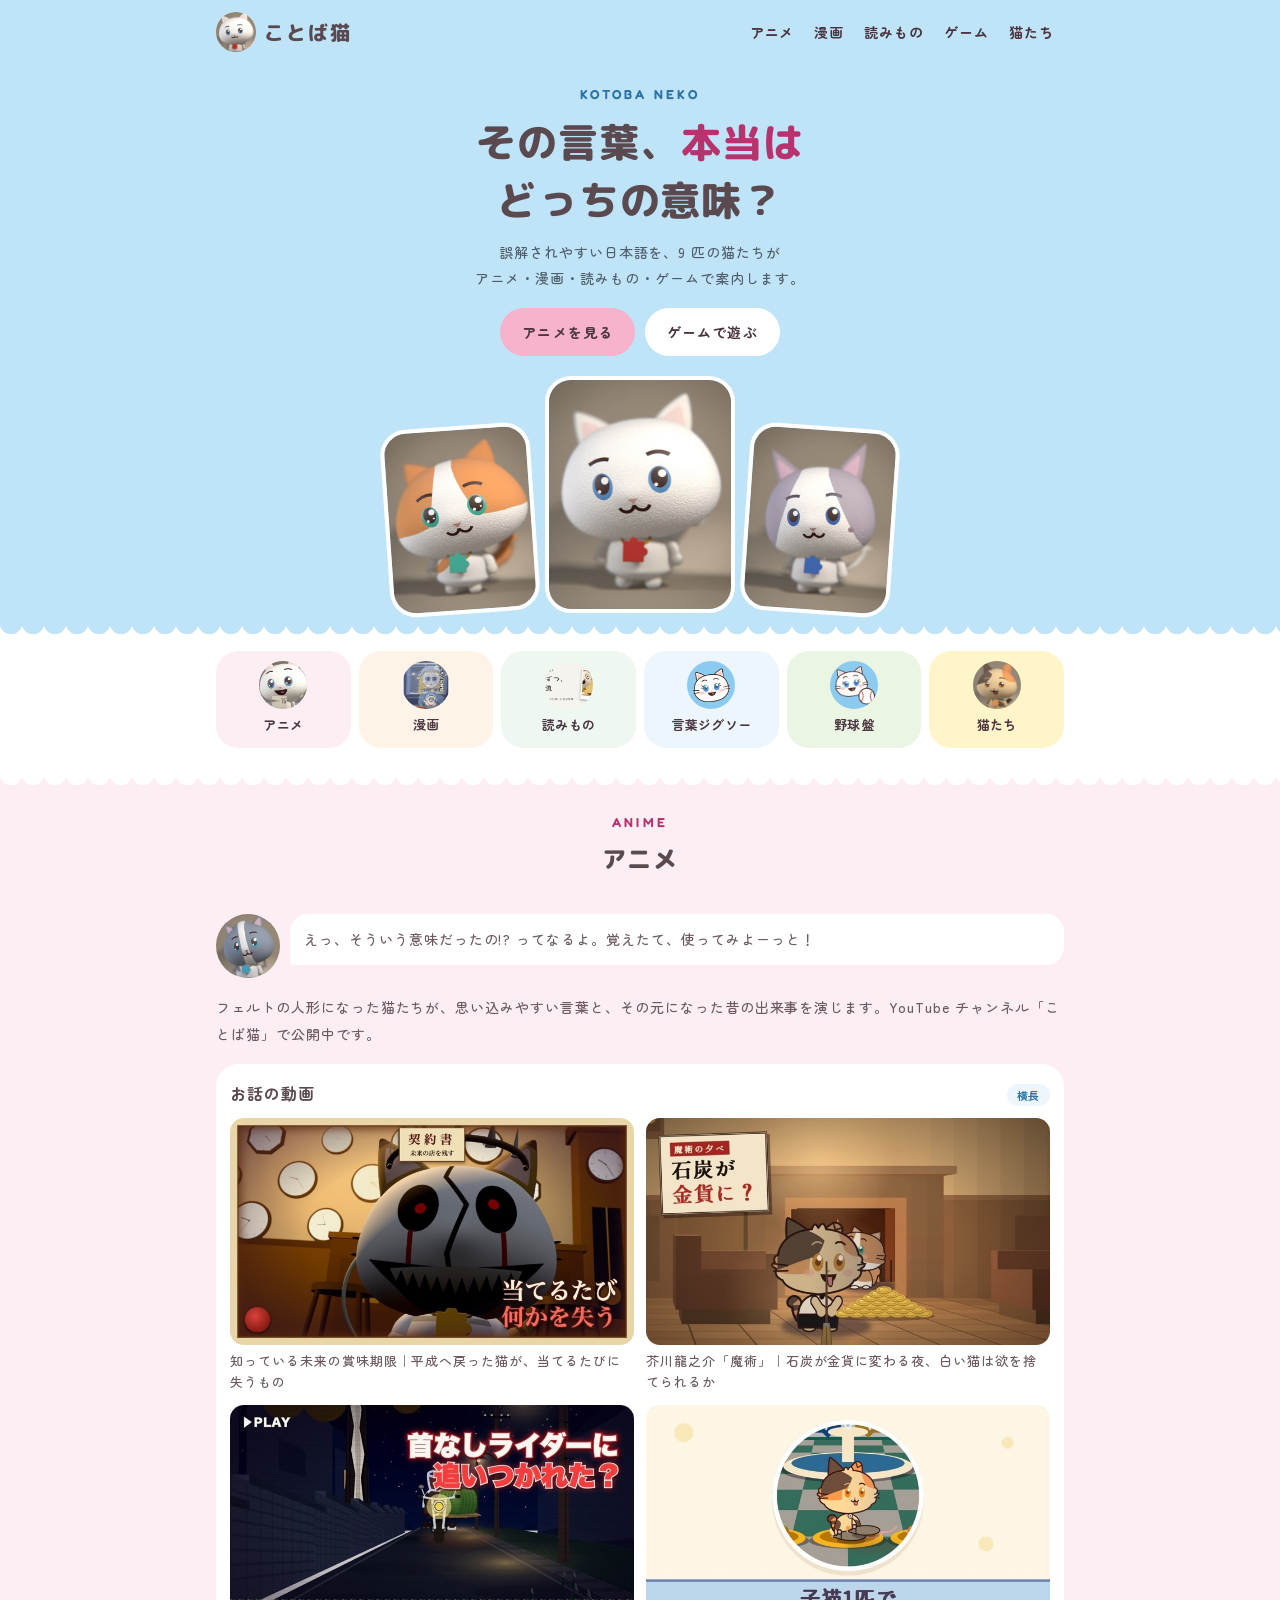
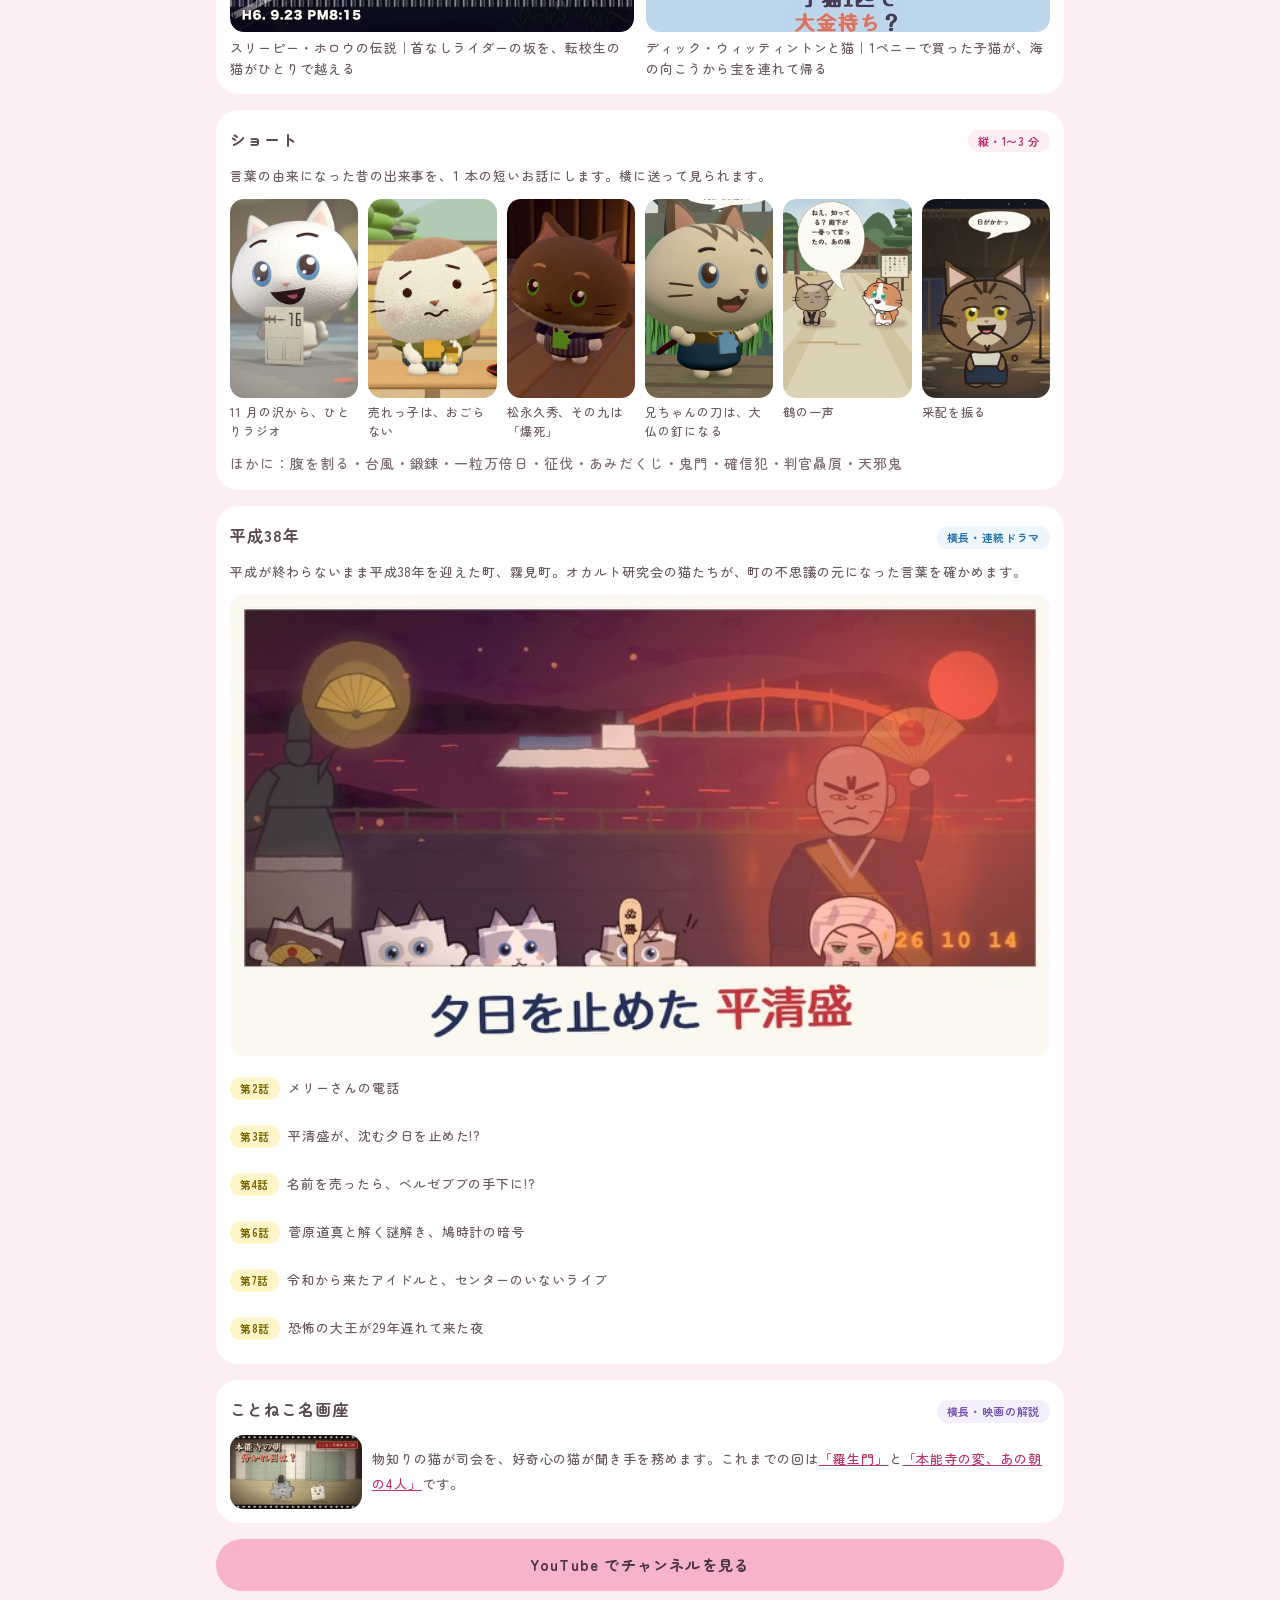
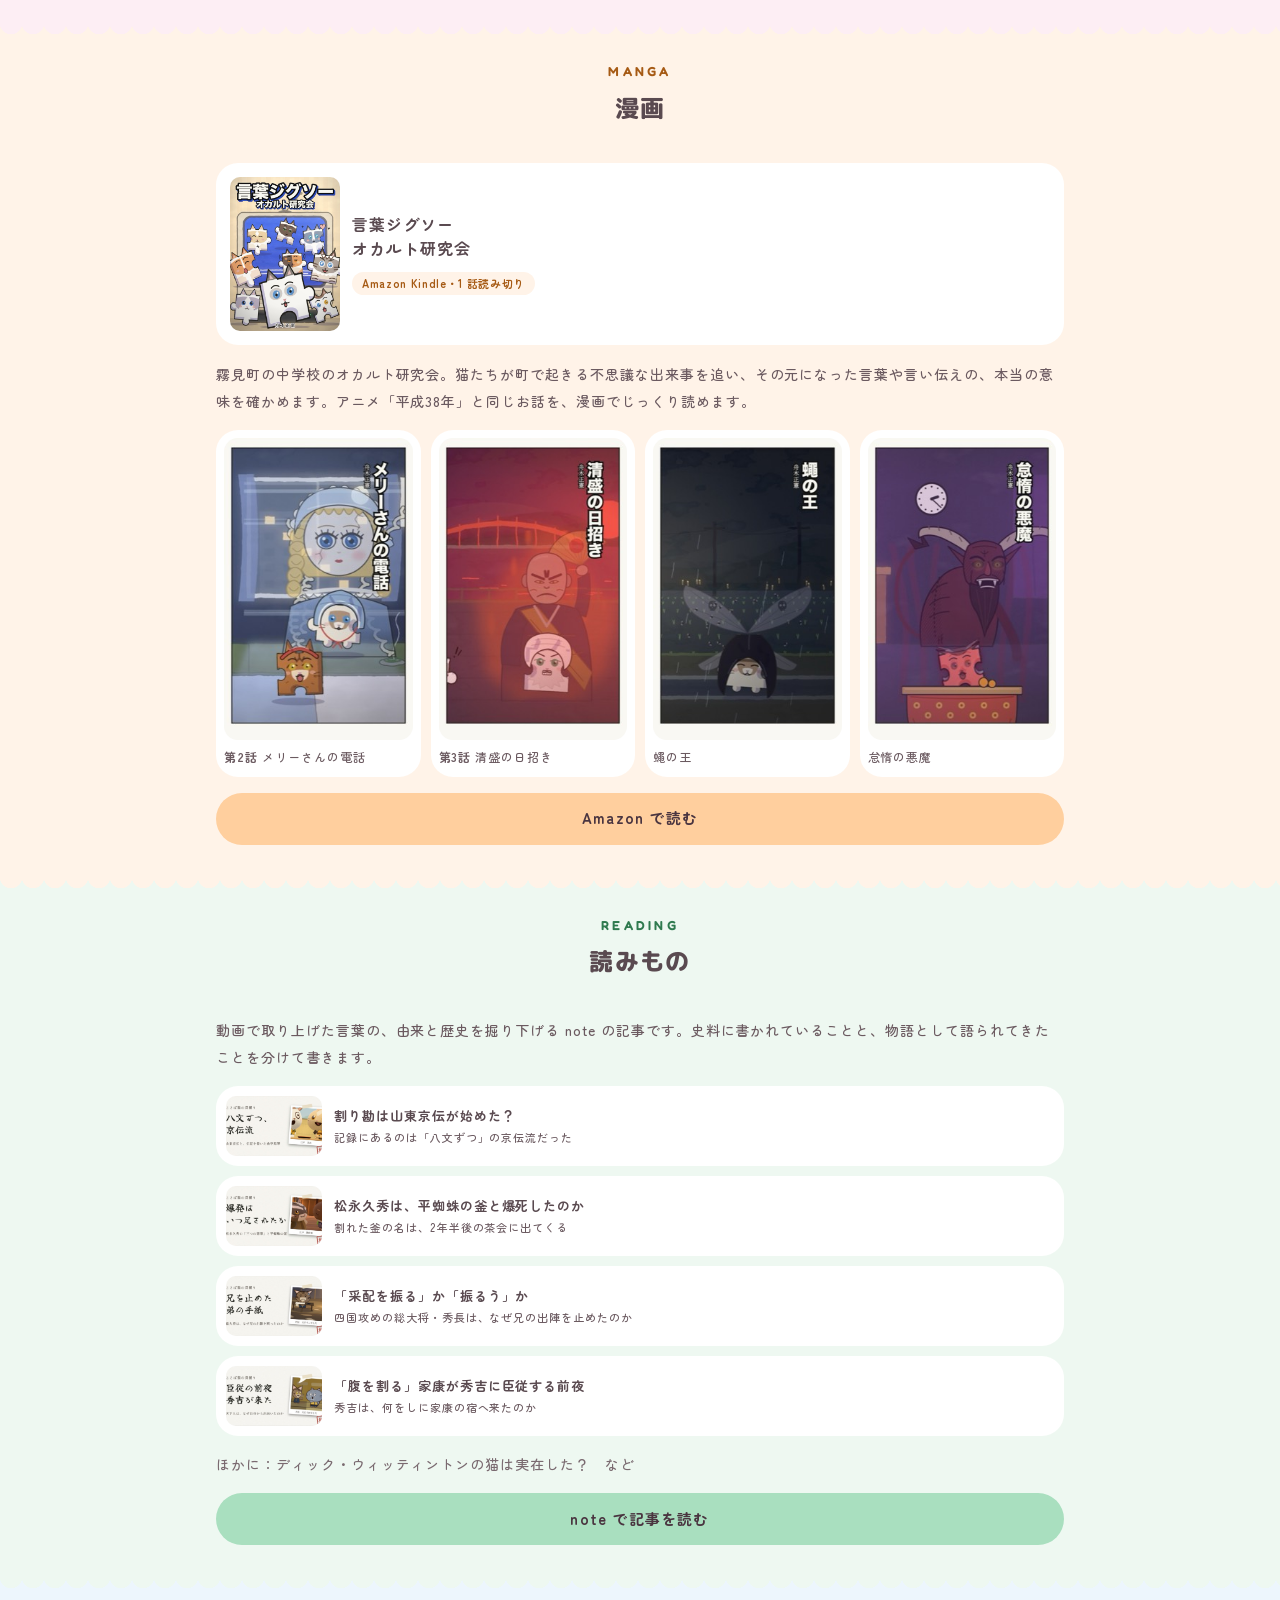
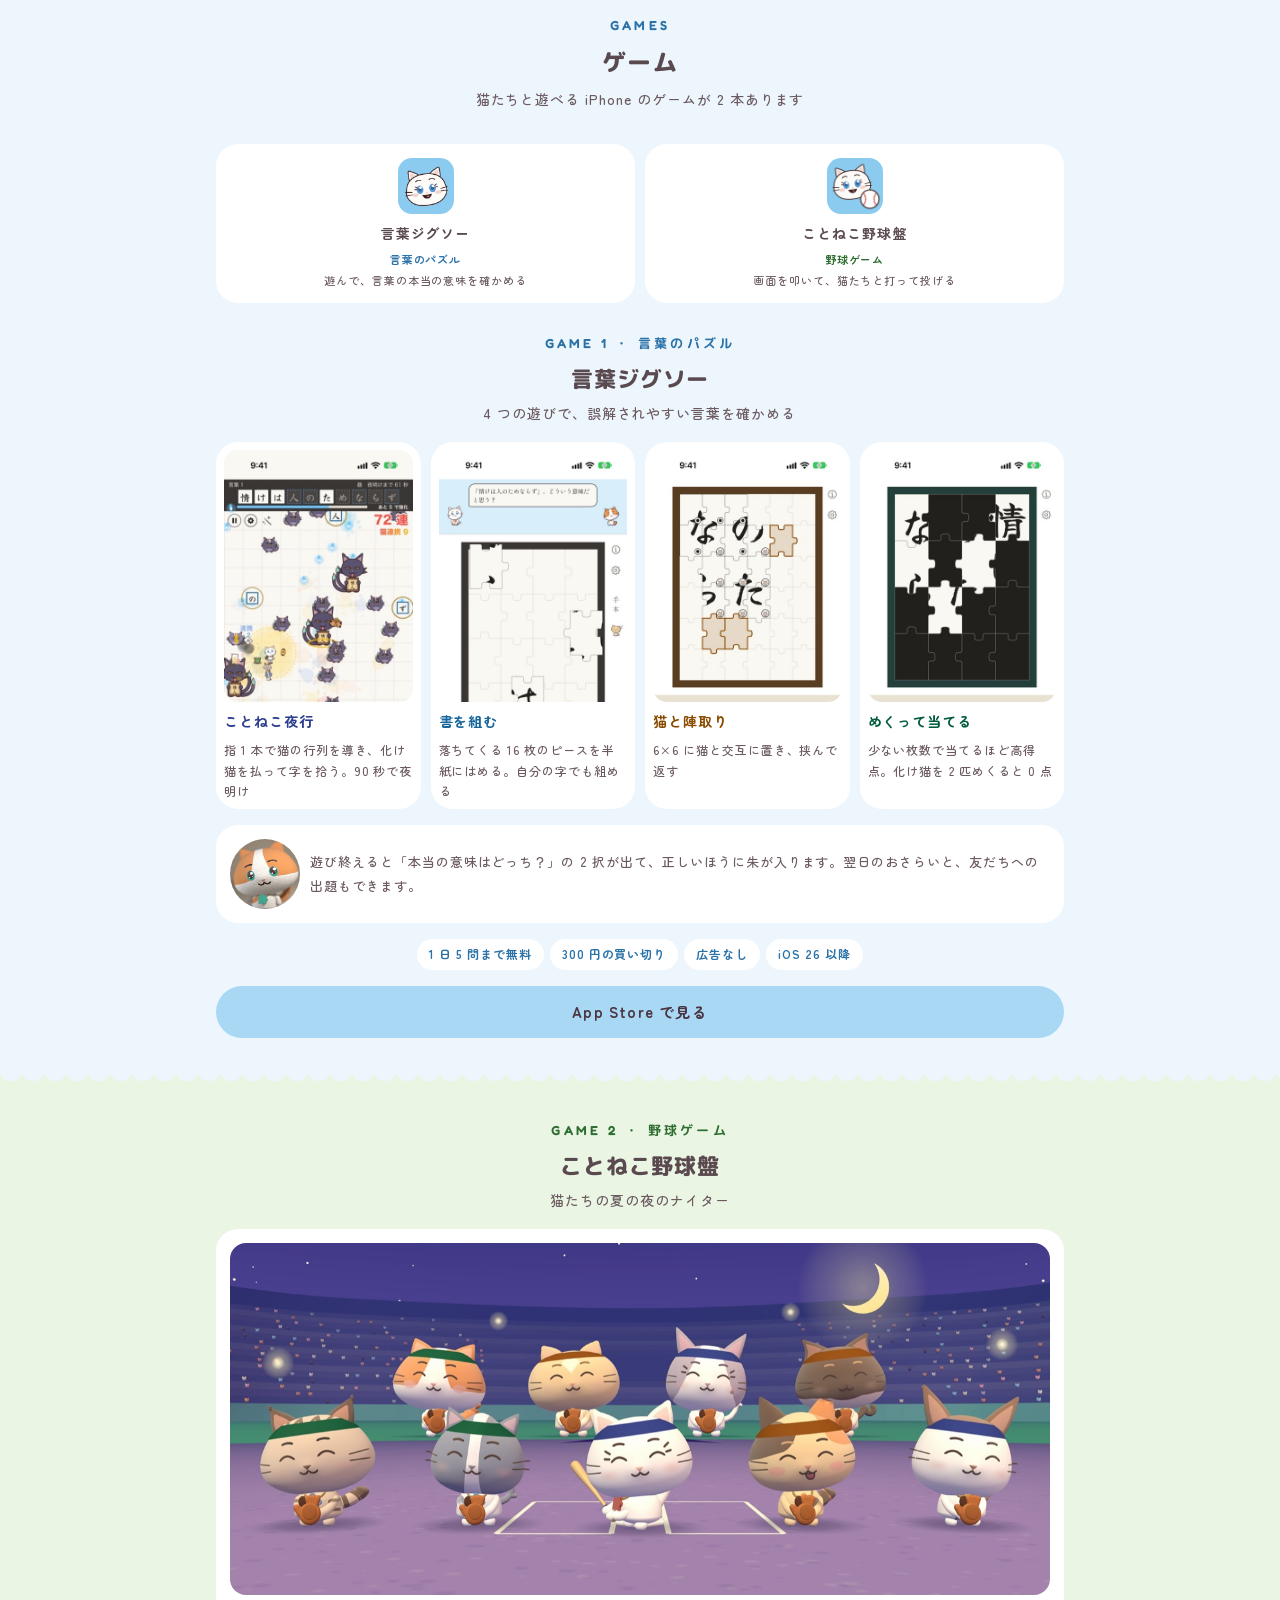
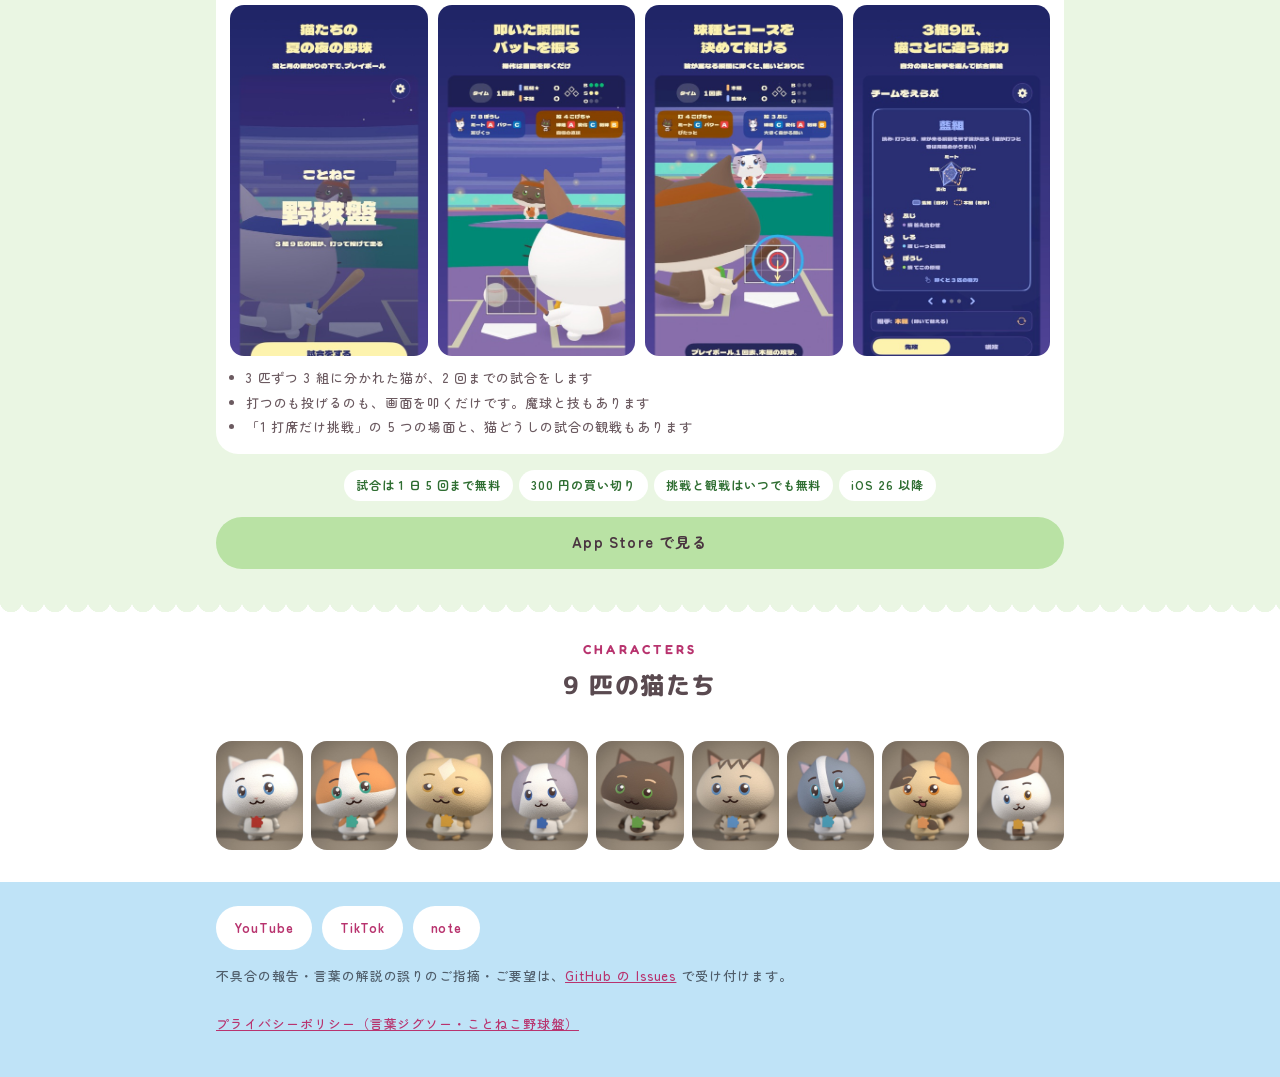
<file: index.html>
<!doctype html>
<html lang="ja">
<head>
  <meta charset="utf-8">
  <meta name="viewport" content="width=device-width, initial-scale=1">
  <title>ことば猫｜誤解されやすい日本語を、アニメ・漫画・記事・ゲームで</title>
  <meta name="description" content="誤解されやすい日本語の本当の意味と由来を、9 匹の猫が案内します。YouTube のアニメ、Kindle の漫画、note の記事と、iPhone のゲーム「言葉ジグソー」「ことねこ野球盤」の入口です。">
  <link rel="canonical" href="https://masanorifunaki.github.io/kotoba-jigsaw-hp/">
  <link rel="icon" href="images/favicon.png" type="image/png" sizes="96x96">
  <link rel="apple-touch-icon" href="images/apple-touch-icon.png">
  <meta property="og:type" content="website">
  <meta property="og:site_name" content="ことば猫">
  <meta property="og:title" content="ことば猫｜誤解されやすい日本語を、アニメ・漫画・記事・ゲームで">
  <meta property="og:description" content="誤解されやすい日本語の本当の意味と由来を、9 匹の猫が案内します。YouTube のアニメ、Kindle の漫画、note の記事と、iPhone のゲーム「言葉ジグソー」「ことねこ野球盤」の入口です。">
  <meta property="og:url" content="https://masanorifunaki.github.io/kotoba-jigsaw-hp/">
  <meta property="og:image" content="https://masanorifunaki.github.io/kotoba-jigsaw-hp/images/og-card.png">
  <meta property="og:image:width" content="1200">
  <meta property="og:image:height" content="630">
  <meta property="og:image:alt" content="「ことば猫」の題と、フェルトの人形になった 3 匹の猫">
  <meta property="og:locale" content="ja_JP">
  <meta name="twitter:card" content="summary_large_image">
  <meta name="theme-color" content="#bfe3f7">
  <script type="application/ld+json">
{
  "@context": "https://schema.org",
  "@graph": [
    {
      "@type": "WebSite",
      "@id": "https://masanorifunaki.github.io/kotoba-jigsaw-hp/#website",
      "name": "ことば猫",
      "url": "https://masanorifunaki.github.io/kotoba-jigsaw-hp/",
      "inLanguage": "ja",
      "publisher": { "@id": "https://masanorifunaki.github.io/kotoba-jigsaw-hp/#organization" }
    },
    {
      "@type": "Organization",
      "@id": "https://masanorifunaki.github.io/kotoba-jigsaw-hp/#organization",
      "name": "ことば猫",
      "url": "https://masanorifunaki.github.io/kotoba-jigsaw-hp/",
      "logo": "https://masanorifunaki.github.io/kotoba-jigsaw-hp/images/og-image.png",
      "sameAs": [
        "https://www.youtube.com/channel/UCcCaipKKBtuiueE1to55ylg",
        "https://www.tiktok.com/@kotoba_neko",
        "https://note.com/kotoba_neko"
      ]
    }
  ]
}
  </script>
  <script type="application/ld+json">
{
  "@context": "https://schema.org",
  "@type": "MobileApplication",
  "name": "言葉ジグソー",
  "description": "誤解されやすい日本語を、4 つの遊びで確かめる iPhone アプリ。遊び終えたら「本当の意味はどっち？」の 2 択で、正しい意味とよくある誤解を確かめます。1 日 5 問まで無料。",
  "operatingSystem": "iOS 26.0 以降",
  "applicationCategory": "EducationalApplication",
  "inLanguage": "ja",
  "url": "https://masanorifunaki.github.io/kotoba-jigsaw-hp/#jigsaw",
  "installUrl": "https://apps.apple.com/app/id6817150951",
  "image": "https://masanorifunaki.github.io/kotoba-jigsaw-hp/images/app/icon.png",
  "offers": {
    "@type": "Offer",
    "price": "0",
    "priceCurrency": "JPY"
  }
}
  </script>
  <script type="application/ld+json">
{
  "@context": "https://schema.org",
  "@type": "MobileApplication",
  "name": "ことねこ野球盤",
  "description": "猫たちの夏の夜のナイター。画面を叩いて打つ・投げる野球ゲーム。試合は 1 日 5 回まで無料。",
  "operatingSystem": "iOS 26.0 以降",
  "applicationCategory": "GameApplication",
  "inLanguage": "ja",
  "url": "https://masanorifunaki.github.io/kotoba-jigsaw-hp/#baseball",
  "installUrl": "https://apps.apple.com/app/id6828647928",
  "image": "https://masanorifunaki.github.io/kotoba-jigsaw-hp/images/baseball/header.jpg",
  "offers": {
    "@type": "Offer",
    "price": "0",
    "priceCurrency": "JPY"
  }
}
  </script>
  <link rel="preconnect" href="https://fonts.googleapis.com">
  <link rel="preconnect" href="https://fonts.gstatic.com" crossorigin>
  <link rel="stylesheet" href="https://fonts.googleapis.com/css2?family=Fredoka:wght@600&amp;family=M+PLUS+Rounded+1c:wght@800&amp;family=Zen+Maru+Gothic:wght@500;700&amp;display=swap">
  <link rel="stylesheet" href="home.css">
</head>
<body>

<header class="topbar">
  <div class="wrap">
    <a class="brand" href="#top"><img src="images/cats3d/cat-main.jpg" alt="" width="40" height="40">ことば猫</a>
    <nav class="topnav" aria-label="ページの中">
      <a href="#anime">アニメ</a><a href="#manga">漫画</a><a href="#note">読みもの</a><a href="#game">ゲーム</a><a href="#cats">猫たち</a>
    </nav>
    <button class="menu-button" type="button" aria-expanded="false" aria-controls="menu" aria-label="メニューを開く">
      <svg width="22" height="22" viewBox="0 0 24 24" fill="none" stroke="currentColor" stroke-width="2.4" stroke-linecap="round" aria-hidden="true"><path d="M4 7h16M4 12h16M4 17h16"/></svg>
    </button>
  </div>
  <nav class="menu" id="menu" aria-label="メニュー">
    <ul>
      <li><a href="#anime">アニメ</a></li>
      <li><a href="#manga">漫画</a></li>
      <li><a href="#note">読みもの</a></li>
      <li><a href="#game">ゲーム</a></li>
      <li><a href="#cats">猫たち</a></li>
      <li><a href="#contact">お問い合わせ</a></li>
      <li><a href="privacy.html">プライバシー</a></li>
    </ul>
  </nav>
</header>

<section class="hero" id="top" aria-labelledby="hero-title">
  <div class="wrap">
    <span class="label">KOTOBA NEKO</span>
    <h1 id="hero-title">その言葉、<em>本当は</em><br>どっちの意味？</h1>
    <p>誤解されやすい日本語を、9 匹の猫たちが<br>アニメ・漫画・読みもの・ゲームで案内します。</p>
    <div class="hero-actions">
      <a class="pill" href="#anime">アニメを見る</a>
      <a class="pill white" href="#game">ゲームで遊ぶ</a>
    </div>
    <div class="hero-cats">
      <img src="images/cats3d/cat-01.jpg" alt="" width="480" height="600">
      <img src="images/cats3d/cat-main.jpg" alt="フェルトの人形になった、ことば猫の白い子猫" width="480" height="600" fetchpriority="high">
      <img src="images/cats3d/cat-03.jpg" alt="" width="480" height="600">
    </div>
  </div>
</section>
<div class="wave" style="--prev: var(--sky); --next: #fff;" aria-hidden="true"></div>

<nav class="doors" aria-label="入口">
  <div class="wrap">
    <ul>
      <li><a href="#anime" style="background: var(--pink-band);"><img src="images/short-sawa-radio.jpg" alt="">アニメ</a></li>
      <li><a href="#manga" style="background: var(--orange-band);"><img src="images/manga-04-mary-san.jpg" alt="">漫画</a></li>
      <li><a href="#note" style="background: var(--green-band);"><img src="images/note-kyoden.jpg" alt="">読みもの</a></li>
      <li><a href="#jigsaw" style="background: var(--blue-band);"><img src="images/app/icon.png" alt="">言葉ジグソー</a></li>
      <li><a href="#baseball" style="background: var(--grass-band);"><img src="images/baseball/icon.png" alt="">野球盤</a></li>
      <li><a href="#cats" style="background: var(--yellow-chip);"><img src="images/cats3d/cat-07.jpg" alt="">猫たち</a></li>
    </ul>
  </div>
</nav>

<main>
  <div class="wave" style="--prev: #fff; --next: var(--pink-band);" aria-hidden="true"></div>
  <section class="band" id="anime" style="background: var(--pink-band);" aria-labelledby="anime-title">
    <div class="wrap">
      <div class="section-head"><span class="label" style="color: var(--pink-text);">ANIME</span><h2 id="anime-title">アニメ</h2></div>
      <div class="speech">
        <img src="images/cats3d/cat-06.jpg" alt="" width="64" height="64">
        <p>えっ、そういう意味だったの!? ってなるよ。覚えたて、使ってみよーっと！</p>
      </div>
      <p>フェルトの人形になった猫たちが、思い込みやすい言葉と、その元になった昔の出来事を演じます。YouTube チャンネル「ことば猫」で公開中です。</p>

      <div class="card">
        <div class="card-head"><h3>お話の動画</h3><span class="chip sky">横長</span></div>
        <div class="newest">
          <a class="video-link" href="https://www.youtube.com/watch?v=JCyS3Ck_kB8"><img class="thumb" src="images/wide-mirai.jpg" alt="「知っている未来の賞味期限」のサムネイル" width="720" height="405" loading="lazy"><span>知っている未来の賞味期限｜平成へ戻った猫が、当てるたびに失うもの</span></a>
          <a class="video-link" href="https://www.youtube.com/watch?v=I3hALzNBvPg"><img class="thumb" src="images/wide-majutsu.jpg" alt="「魔術」のサムネイル" width="720" height="405" loading="lazy"><span>芥川龍之介「魔術」｜石炭が金貨に変わる夜、白い猫は欲を捨てられるか</span></a>
          <a class="video-link" href="https://www.youtube.com/watch?v=3ML1DjxGrI4"><img class="thumb" src="images/wide-sleepy.jpg" alt="「スリーピー・ホロウの伝説」のサムネイル" width="720" height="405" loading="lazy"><span>スリーピー・ホロウの伝説｜首なしライダーの坂を、転校生の猫がひとりで越える</span></a>
          <a class="video-link" href="https://www.youtube.com/watch?v=m-SnKRZC7eM"><img class="thumb" src="images/wide-dick.jpg" alt="「ディック・ウィッティントンと猫」のサムネイル" width="720" height="405" loading="lazy"><span>ディック・ウィッティントンと猫｜1ペニーで買った子猫が、海の向こうから宝を連れて帰る</span></a>
        </div>
      </div>

      <div class="card">
        <div class="card-head"><h3>ショート</h3><span class="chip pink">縦・1〜3 分</span></div>
        <p style="font-size: 13px;">言葉の由来になった昔の出来事を、1 本の短いお話にします。横に送って見られます。</p>
        <ul class="scroller shorts">
          <li><a class="video-link" href="https://www.youtube.com/shorts/jBWt1eApxcM"><img class="thumb" src="images/short-sawa-radio.jpg" alt="" width="360" height="640" loading="lazy"><span>11 月の沢から、ひとりラジオ</span></a></li>
          <li><a class="video-link" href="https://www.youtube.com/shorts/LG9Jjmm2X9I"><img class="thumb" src="images/short-kyoden.jpg" alt="" width="360" height="640" loading="lazy"><span>売れっ子は、おごらない</span></a></li>
          <li><a class="video-link" href="https://www.youtube.com/shorts/R1BflO7-R9k"><img class="thumb" src="images/short-hisahide.jpg" alt="" width="360" height="640" loading="lazy"><span>松永久秀、その九は「爆死」</span></a></li>
          <li><a class="video-link" href="https://www.youtube.com/shorts/4ygTbopTHyA"><img class="thumb" src="images/short-katanagari.jpg" alt="" width="360" height="640" loading="lazy"><span>兄ちゃんの刀は、大仏の釘になる</span></a></li>
          <li><a class="video-link" href="https://www.youtube.com/shorts/q73LYcgSKP8"><img class="thumb" src="images/short-tsuru.jpg" alt="" width="360" height="640" loading="lazy"><span>鶴の一声</span></a></li>
          <li><a class="video-link" href="https://www.youtube.com/shorts/igGiWule9tA"><img class="thumb" src="images/short-saihai.jpg" alt="" width="360" height="640" loading="lazy"><span>采配を振る</span></a></li>
        </ul>
        <p class="more">ほかに：腹を割る・台風・鍛錬・一粒万倍日・征伐・あみだくじ・鬼門・確信犯・判官贔屓・天邪鬼</p>
      </div>

      <div class="card">
        <div class="card-head"><h3>平成38年</h3><span class="chip sky">横長・連続ドラマ</span></div>
        <p style="font-size: 13px;">平成が終わらないまま平成38年を迎えた町、霧見町。オカルト研究会の猫たちが、町の不思議の元になった言葉を確かめます。</p>
        <img class="thumb" src="images/wide-himaneki.jpg" alt="第3話「平清盛が、沈む夕日を止めた!?」のサムネイル" width="640" height="360" loading="lazy" style="aspect-ratio: 16 / 9;">
        <ol class="episodes">
          <li><a href="https://www.youtube.com/watch?v=uZ58c7HQZHA"><span class="chip yellow">第2話</span>メリーさんの電話</a></li>
          <li><a href="https://www.youtube.com/watch?v=Sfx8o3UfQMg"><span class="chip yellow">第3話</span>平清盛が、沈む夕日を止めた!?</a></li>
          <li><a href="https://www.youtube.com/watch?v=02mYmiAN79E"><span class="chip yellow">第4話</span>名前を売ったら、ベルゼブブの手下に!?</a></li>
          <li><a href="https://www.youtube.com/watch?v=tpQ1LTkLWMI"><span class="chip yellow">第6話</span>菅原道真と解く謎解き、鳩時計の暗号</a></li>
          <li><a href="https://www.youtube.com/watch?v=XqruiNjTGiU"><span class="chip yellow">第7話</span>令和から来たアイドルと、センターのいないライブ</a></li>
          <li><a href="https://www.youtube.com/watch?v=xxGMM3DazK4"><span class="chip yellow">第8話</span>恐怖の大王が29年遅れて来た夜</a></li>
        </ol>
      </div>

      <div class="card">
        <div class="card-head"><h3>ことねこ名画座</h3><span class="chip violet">横長・映画の解説</span></div>
        <div class="theater">
          <img class="thumb" src="images/wide-honnoji.jpg" alt="「本能寺の変、あの朝の4人」のサムネイル" width="640" height="360" loading="lazy">
          <p style="font-size: 13px;">物知りの猫が司会を、好奇心の猫が聞き手を務めます。これまでの回は<a href="https://www.youtube.com/watch?v=NAGvzRkMSwI">「羅生門」</a>と<a href="https://www.youtube.com/watch?v=SQlh1JyTUpI">「本能寺の変、あの朝の4人」</a>です。</p>
        </div>
      </div>
      <a class="pill" href="https://www.youtube.com/channel/UCcCaipKKBtuiueE1to55ylg/">YouTube でチャンネルを見る</a>
    </div>
  </section>

  <div class="wave" style="--prev: var(--pink-band); --next: var(--orange-band);" aria-hidden="true"></div>
  <section class="band" id="manga" style="background: var(--orange-band);" aria-labelledby="manga-title">
    <div class="wrap">
      <div class="section-head"><span class="label" style="color: var(--orange-text);">MANGA</span><h2 id="manga-title">漫画</h2></div>
      <div class="card series">
        <img src="images/manga-series.jpg" alt="「言葉ジグソー オカルト研究会」の表紙" width="400" height="560" loading="lazy">
        <div>
          <h3>言葉ジグソー<br>オカルト研究会</h3>
          <span class="chip orange">Amazon Kindle・1 話読み切り</span>
        </div>
      </div>
      <p>霧見町の中学校のオカルト研究会。猫たちが町で起きる不思議な出来事を追い、その元になった言葉や言い伝えの、本当の意味を確かめます。アニメ「平成38年」と同じお話を、漫画でじっくり読めます。</p>
      <ul class="covers">
        <li><img class="thumb" src="images/manga-04-mary-san.jpg" alt="「メリーさんの電話」の表紙" width="262" height="420" loading="lazy"><b>第2話</b> メリーさんの電話</li>
        <li><img class="thumb" src="images/manga-05-himaneki.jpg" alt="「清盛の日招き」の表紙" width="262" height="420" loading="lazy"><b>第3話</b> 清盛の日招き</li>
        <li><img class="thumb" src="images/manga-06-haenoou.jpg" alt="「蠅の王」の表紙" width="262" height="420" loading="lazy">蠅の王</li>
        <li><img class="thumb" src="images/manga-07-taida.jpg" alt="「怠惰の悪魔」の表紙" width="262" height="420" loading="lazy">怠惰の悪魔</li>
      </ul>
      <a class="pill orange" href="https://www.amazon.co.jp/dp/B0HMS8MT1W">Amazon で読む</a>
    </div>
  </section>

  <div class="wave" style="--prev: var(--orange-band); --next: var(--green-band);" aria-hidden="true"></div>
  <section class="band" id="note" style="background: var(--green-band);" aria-labelledby="note-title">
    <div class="wrap">
      <div class="section-head"><span class="label" style="color: var(--green-text);">READING</span><h2 id="note-title">読みもの</h2></div>
      <p>動画で取り上げた言葉の、由来と歴史を掘り下げる note の記事です。史料に書かれていることと、物語として語られてきたことを分けて書きます。</p>
      <ul class="articles">
        <li><a href="https://note.com/kotoba_neko/n/n56f1cdba7035"><img src="images/note-kyoden.jpg" alt="" width="720" height="376" loading="lazy"><span><b>割り勘は山東京伝が始めた？</b><small>記録にあるのは「八文ずつ」の京伝流だった</small></span></a></li>
        <li><a href="https://note.com/kotoba_neko/n/n23f6aef1e774"><img src="images/note-hisahide.jpg" alt="" width="720" height="376" loading="lazy"><span><b>松永久秀は、平蜘蛛の釜と爆死したのか</b><small>割れた釜の名は、2年半後の茶会に出てくる</small></span></a></li>
        <li><a href="https://note.com/kotoba_neko/n/n02be2c65ac22"><img src="images/note-saihai.jpg" alt="" width="720" height="376" loading="lazy"><span><b>「采配を振る」か「振るう」か</b><small>四国攻めの総大将・秀長は、なぜ兄の出陣を止めたのか</small></span></a></li>
        <li><a href="https://note.com/kotoba_neko/n/n483d8af0b933"><img src="images/note-harawaru.jpg" alt="" width="720" height="376" loading="lazy"><span><b>「腹を割る」家康が秀吉に臣従する前夜</b><small>秀吉は、何をしに家康の宿へ来たのか</small></span></a></li>
      </ul>
      <p class="more">ほかに：ディック・ウィッティントンの猫は実在した？　など</p>
      <a class="pill green" href="https://note.com/kotoba_neko">note で記事を読む</a>
    </div>
  </section>

  <div class="wave" style="--prev: var(--green-band); --next: var(--blue-band);" aria-hidden="true"></div>
  <section class="band" id="game" style="background: var(--blue-band);" aria-labelledby="game-title">
    <div class="wrap">
      <div class="section-head"><span class="label">GAMES</span><h2 id="game-title">ゲーム</h2><p>猫たちと遊べる iPhone のゲームが 2 本あります</p></div>
      <ul class="game-pick">
        <li><a href="#jigsaw"><img src="images/app/icon.png" alt="" width="56" height="56"><b>言葉ジグソー</b><small style="color: var(--sky-text);">言葉のパズル</small><span>遊んで、言葉の本当の意味を確かめる</span></a></li>
        <li><a href="#baseball"><img src="images/baseball/icon.png" alt="" width="56" height="56"><b>ことねこ野球盤</b><small style="color: var(--grass-text);">野球ゲーム</small><span>画面を叩いて、猫たちと打って投げる</span></a></li>
      </ul>
      <div class="section-head game-head" id="jigsaw"><span class="label">GAME 1 ・ 言葉のパズル</span><h3>言葉ジグソー</h3><p>4 つの遊びで、誤解されやすい言葉を確かめる</p></div>
      <ul class="modes">
        <li><img class="thumb" src="images/app/yako.jpg" alt="ことねこ夜行の画面" width="420" height="913" loading="lazy"><b style="color: #2c3d8f;">ことねこ夜行</b><span>指 1 本で猫の行列を導き、化け猫を払って字を拾う。90 秒で夜明け</span></li>
        <li><img class="thumb" src="images/app/assemble.jpg" alt="書を組むの画面" width="420" height="913" loading="lazy"><b style="color: #17669c;">書を組む</b><span>落ちてくる 16 枚のピースを半紙にはめる。自分の字でも組める</span></li>
        <li><img class="thumb" src="images/app/jintori.jpg" alt="猫と陣取りの画面" width="420" height="913" loading="lazy"><b style="color: #8a4b00;">猫と陣取り</b><span>6×6 に猫と交互に置き、挟んで返す</span></li>
        <li><img class="thumb" src="images/app/mekuru.jpg" alt="めくって当てるの画面" width="420" height="913" loading="lazy"><b style="color: #005c3d;">めくって当てる</b><span>少ない枚数で当てるほど高得点。化け猫を 2 匹めくると 0 点</span></li>
      </ul>
      <div class="card after">
        <img src="images/cats3d/cat-01.jpg" alt="" width="70" height="70" loading="lazy">
        <p>遊び終えると「本当の意味はどっち？」の 2 択が出て、正しいほうに朱が入ります。翌日のおさらいと、友だちへの出題もできます。</p>
      </div>
      <ul class="facts">
        <li>1 日 5 問まで無料</li>
        <li>300 円の買い切り</li>
        <li>広告なし</li>
        <li>iOS 26 以降</li>
      </ul>
      <a class="pill sky" href="https://apps.apple.com/app/apple-store/id6817150951?pt=129529632&amp;ct=hp&amp;mt=8">App Store で見る</a>
    </div>
  </section>

  <div class="wave" style="--prev: var(--blue-band); --next: var(--grass-band);" aria-hidden="true"></div>
  <section class="band" id="baseball" style="background: var(--grass-band);" aria-labelledby="baseball-title">
    <div class="wrap">
      <div class="section-head game-head"><span class="label" style="color: var(--grass-text);">GAME 2 ・ 野球ゲーム</span><h3 id="baseball-title">ことねこ野球盤</h3><p>猫たちの夏の夜のナイター</p></div>
      <div class="card">
        <img class="game-hero" src="images/baseball/header.jpg" alt="夜の球場に並ぶ 9 匹の猫" width="1280" height="549" loading="lazy">
        <ul class="scroller shots">
          <li><img class="thumb" src="images/baseball/shot-title.jpg" alt="タイトルの画面" width="420" height="913" loading="lazy"></li>
          <li><img class="thumb" src="images/baseball/shot-batting.jpg" alt="打つ画面" width="420" height="913" loading="lazy"></li>
          <li><img class="thumb" src="images/baseball/shot-pitching.jpg" alt="投げる画面" width="420" height="913" loading="lazy"></li>
          <li><img class="thumb" src="images/baseball/shot-teams.jpg" alt="組を選ぶ画面" width="420" height="913" loading="lazy"></li>
        </ul>
        <ul class="points">
          <li>3 匹ずつ 3 組に分かれた猫が、2 回までの試合をします</li>
          <li>打つのも投げるのも、画面を叩くだけです。魔球と技もあります</li>
          <li>「1 打席だけ挑戦」の 5 つの場面と、猫どうしの試合の観戦もあります</li>
        </ul>
      </div>
      <ul class="facts">
        <li style="color: var(--grass-text);">試合は 1 日 5 回まで無料</li>
        <li style="color: var(--grass-text);">300 円の買い切り</li>
        <li style="color: var(--grass-text);">挑戦と観戦はいつでも無料</li>
        <li style="color: var(--grass-text);">iOS 26 以降</li>
      </ul>
      <a class="pill grass" href="https://apps.apple.com/app/apple-store/id6828647928?pt=129529632&amp;ct=hp&amp;mt=8">App Store で見る</a>
    </div>
  </section>

  <div class="wave" style="--prev: var(--grass-band); --next: #fff;" aria-hidden="true"></div>
  <section class="band" id="cats" aria-labelledby="cats-title">
    <div class="wrap">
      <div class="section-head"><span class="label" style="color: var(--pink-text);">CHARACTERS</span><h2 id="cats-title">9 匹の猫たち</h2></div>
      <ul class="cats">
        <li><img src="images/cats3d/cat-main.jpg" alt="" width="480" height="600" loading="lazy"></li>
        <li><img src="images/cats3d/cat-01.jpg" alt="" width="480" height="600" loading="lazy"></li>
        <li><img src="images/cats3d/cat-02.jpg" alt="" width="480" height="600" loading="lazy"></li>
        <li><img src="images/cats3d/cat-03.jpg" alt="" width="480" height="600" loading="lazy"></li>
        <li><img src="images/cats3d/cat-04.jpg" alt="" width="480" height="600" loading="lazy"></li>
        <li><img src="images/cats3d/cat-05.jpg" alt="" width="480" height="600" loading="lazy"></li>
        <li><img src="images/cats3d/cat-06.jpg" alt="" width="480" height="600" loading="lazy"></li>
        <li><img src="images/cats3d/cat-07.jpg" alt="" width="480" height="600" loading="lazy"></li>
        <li><img src="images/cats3d/cat-08.jpg" alt="" width="480" height="600" loading="lazy"></li>
      </ul>
    </div>
  </section>
</main>

<footer class="foot" id="contact">
  <div class="wrap">
    <ul class="sns">
      <li><a href="https://www.youtube.com/channel/UCcCaipKKBtuiueE1to55ylg/">YouTube</a></li>
      <li><a href="https://www.tiktok.com/@kotoba_neko">TikTok</a></li>
      <li><a href="https://note.com/kotoba_neko">note</a></li>
    </ul>
    <p>不具合の報告・言葉の解説の誤りのご指摘・ご要望は、<a href="https://github.com/masanorifunaki/kotoba-jigsaw-hp/issues">GitHub の Issues</a> で受け付けます。</p>
    <p class="foot-links"><a href="privacy.html">プライバシーポリシー（言葉ジグソー・ことねこ野球盤）</a></p>
  </div>
</footer>

<script>
(function () {
  const button = document.querySelector(".menu-button");
  const menu = document.getElementById("menu");
  function setOpen(open) {
    button.setAttribute("aria-expanded", String(open));
    button.setAttribute("aria-label", open ? "メニューを閉じる" : "メニューを開く");
    menu.classList.toggle("is-open", open);
  }
  button.addEventListener("click", function () {
    setOpen(button.getAttribute("aria-expanded") !== "true");
  });
  menu.addEventListener("click", function (event) {
    if (event.target.closest("a")) {
      setOpen(false);
    }
  });
})();
</script>
</body>
</html>
</file>
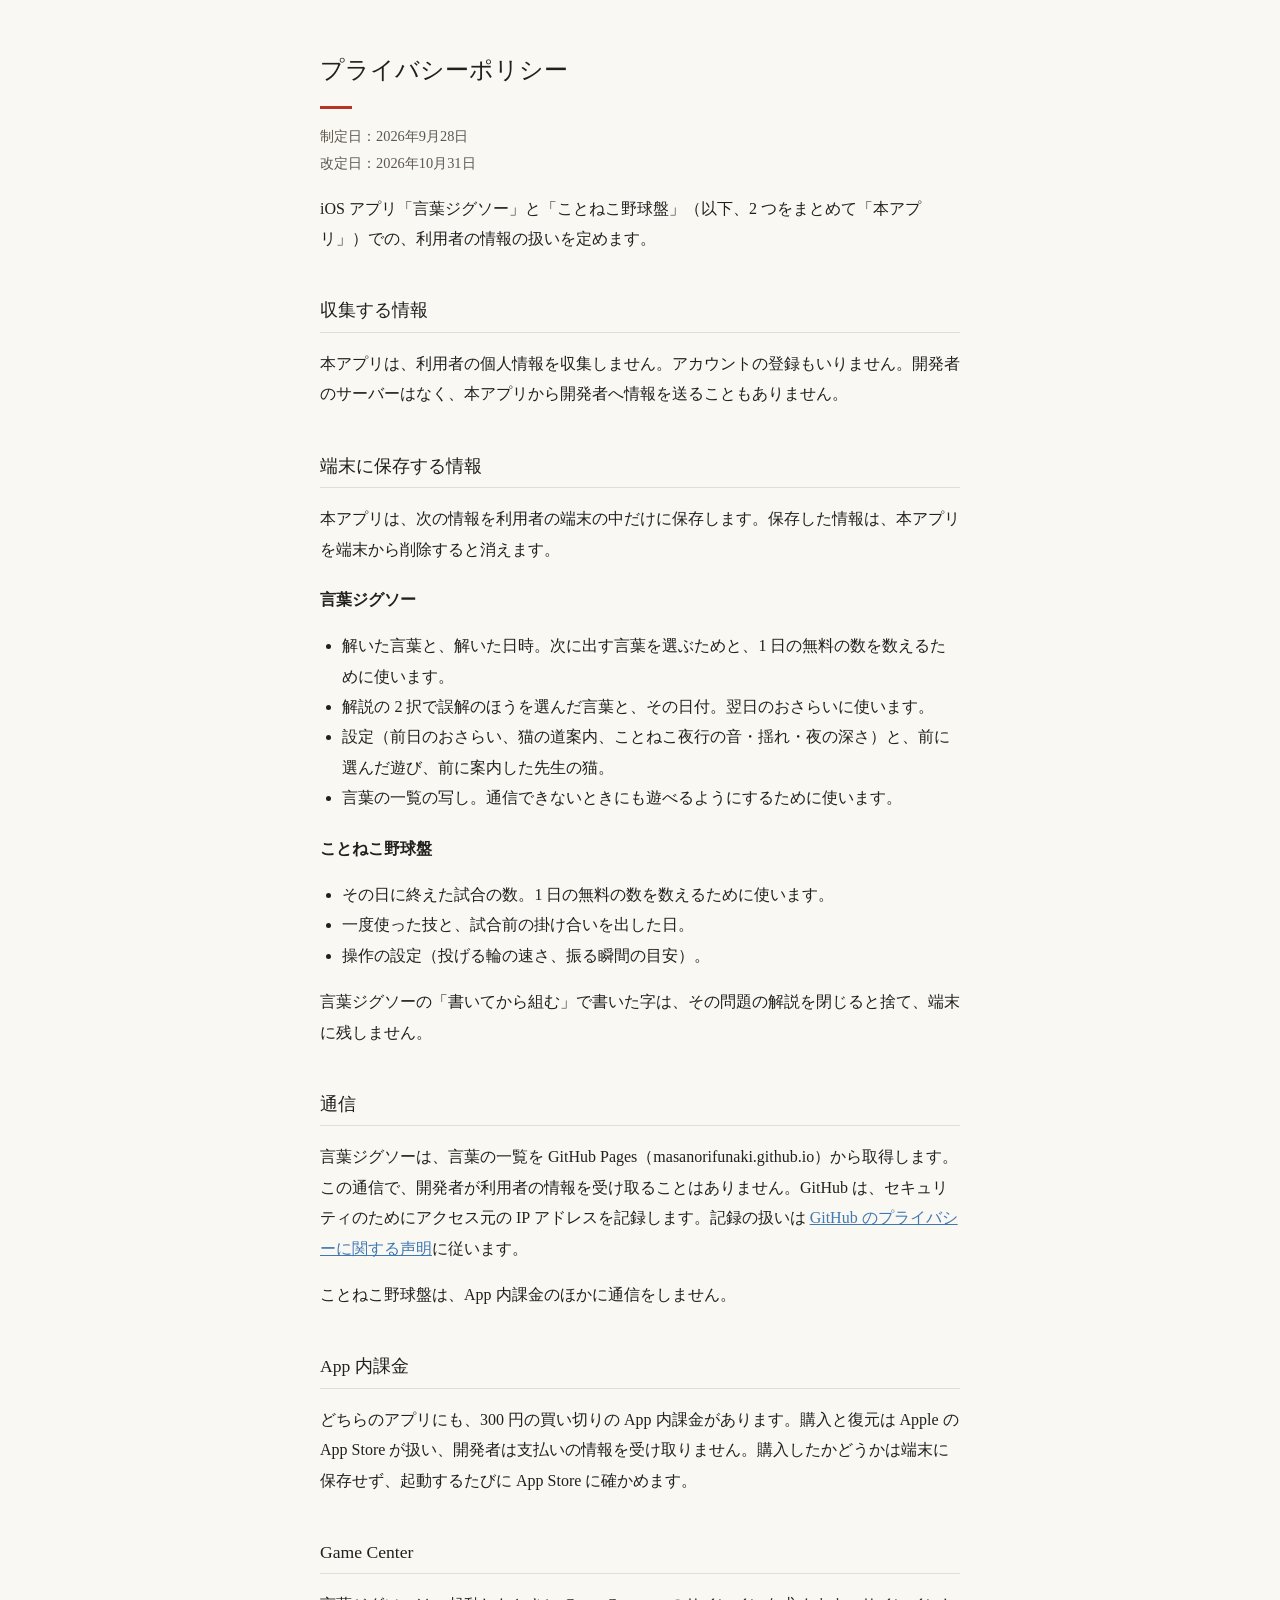
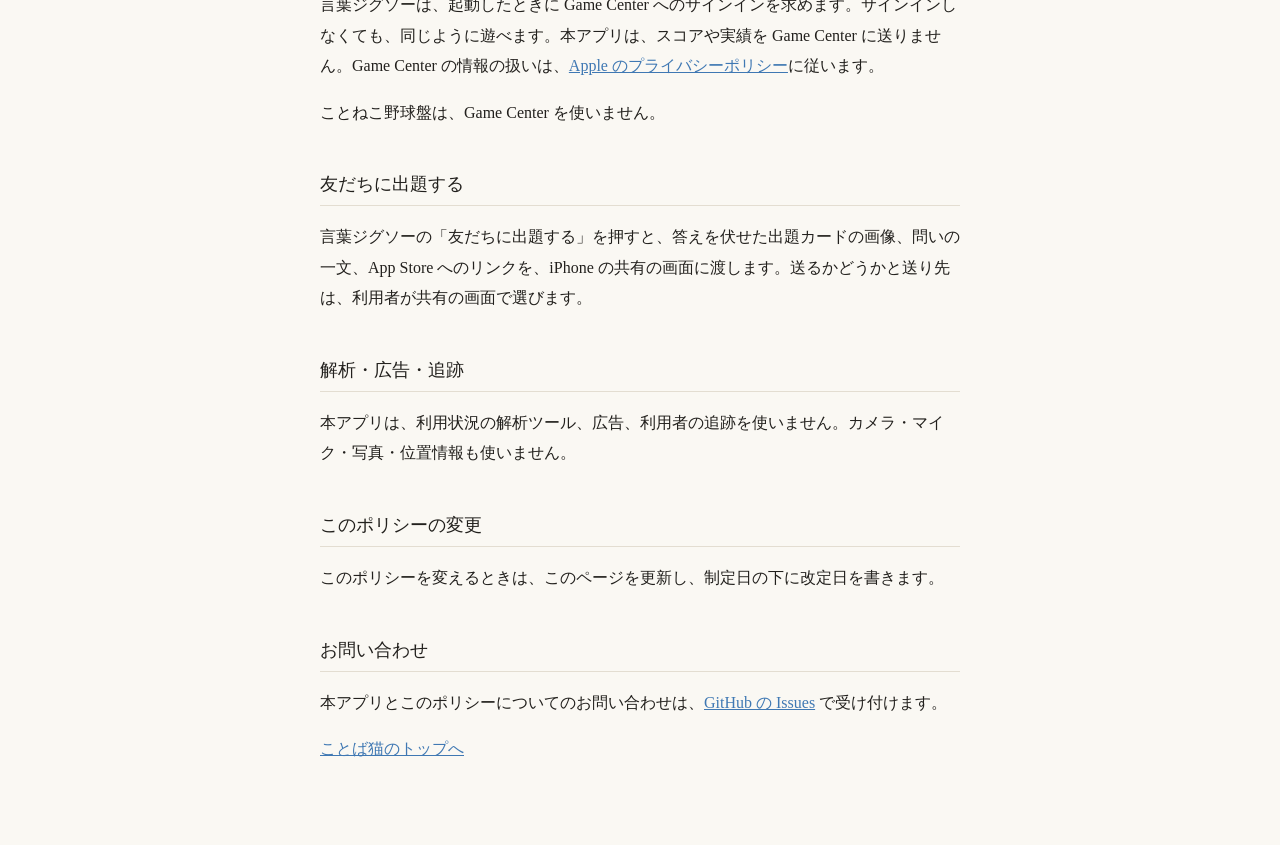
<file: privacy.html>
<!doctype html>
<html lang="ja">
<head>
  <meta charset="utf-8">
  <meta name="viewport" content="width=device-width, initial-scale=1">
  <title>プライバシーポリシー | 言葉ジグソー・ことねこ野球盤</title>
  <meta name="description" content="iPhone アプリ「言葉ジグソー」と「ことねこ野球盤」のプライバシーポリシー。どちらも個人情報を収集せず、遊んだ記録や設定は端末の中だけに保存します。">
  <link rel="canonical" href="https://masanorifunaki.github.io/kotoba-jigsaw-hp/privacy.html">
  <link rel="icon" href="images/favicon.png" type="image/png" sizes="96x96">
  <link rel="apple-touch-icon" href="images/apple-touch-icon.png">
  <meta property="og:type" content="website">
  <meta property="og:site_name" content="ことば猫">
  <meta property="og:title" content="プライバシーポリシー | 言葉ジグソー・ことねこ野球盤">
  <meta property="og:description" content="iPhone アプリ「言葉ジグソー」と「ことねこ野球盤」のプライバシーポリシー。どちらも個人情報を収集せず、遊んだ記録や設定は端末の中だけに保存します。">
  <meta property="og:url" content="https://masanorifunaki.github.io/kotoba-jigsaw-hp/privacy.html">
  <meta property="og:image" content="https://masanorifunaki.github.io/kotoba-jigsaw-hp/images/og-card.png">
  <meta property="og:image:width" content="1200">
  <meta property="og:image:height" content="630">
  <meta property="og:image:alt" content="「ことば猫」の題と、フェルトの人形になった 3 匹の猫">
  <meta property="og:locale" content="ja_JP">
  <meta name="twitter:card" content="summary_large_image">
  <link rel="stylesheet" href="style.css">
</head>
<body>
  <main>
    <h1>プライバシーポリシー</h1>
    <p class="date">制定日：2026年9月28日<br>改定日：2026年10月31日</p>

    <p>iOS アプリ「言葉ジグソー」と「ことねこ野球盤」（以下、2 つをまとめて「本アプリ」）での、利用者の情報の扱いを定めます。</p>

    <h2>収集する情報</h2>
    <p>本アプリは、利用者の個人情報を収集しません。アカウントの登録もいりません。開発者のサーバーはなく、本アプリから開発者へ情報を送ることもありません。</p>

    <h2>端末に保存する情報</h2>
    <p>本アプリは、次の情報を利用者の端末の中だけに保存します。保存した情報は、本アプリを端末から削除すると消えます。</p>
    <h3>言葉ジグソー</h3>
    <ul>
      <li>解いた言葉と、解いた日時。次に出す言葉を選ぶためと、1 日の無料の数を数えるために使います。</li>
      <li>解説の 2 択で誤解のほうを選んだ言葉と、その日付。翌日のおさらいに使います。</li>
      <li>設定（前日のおさらい、猫の道案内、ことねこ夜行の音・揺れ・夜の深さ）と、前に選んだ遊び、前に案内した先生の猫。</li>
      <li>言葉の一覧の写し。通信できないときにも遊べるようにするために使います。</li>
    </ul>
    <h3>ことねこ野球盤</h3>
    <ul>
      <li>その日に終えた試合の数。1 日の無料の数を数えるために使います。</li>
      <li>一度使った技と、試合前の掛け合いを出した日。</li>
      <li>操作の設定（投げる輪の速さ、振る瞬間の目安）。</li>
    </ul>
    <p>言葉ジグソーの「書いてから組む」で書いた字は、その問題の解説を閉じると捨て、端末に残しません。</p>

    <h2>通信</h2>
    <p>言葉ジグソーは、言葉の一覧を GitHub Pages（masanorifunaki.github.io）から取得します。この通信で、開発者が利用者の情報を受け取ることはありません。GitHub は、セキュリティのためにアクセス元の IP アドレスを記録します。記録の扱いは <a href="https://docs.github.com/ja/site-policy/privacy-policies/github-general-privacy-statement">GitHub のプライバシーに関する声明</a>に従います。</p>
    <p>ことねこ野球盤は、App 内課金のほかに通信をしません。</p>

    <h2>App 内課金</h2>
    <p>どちらのアプリにも、300 円の買い切りの App 内課金があります。購入と復元は Apple の App Store が扱い、開発者は支払いの情報を受け取りません。購入したかどうかは端末に保存せず、起動するたびに App Store に確かめます。</p>

    <h2>Game Center</h2>
    <p>言葉ジグソーは、起動したときに Game Center へのサインインを求めます。サインインしなくても、同じように遊べます。本アプリは、スコアや実績を Game Center に送りません。Game Center の情報の扱いは、<a href="https://www.apple.com/jp/legal/privacy/">Apple のプライバシーポリシー</a>に従います。</p>
    <p>ことねこ野球盤は、Game Center を使いません。</p>

    <h2>友だちに出題する</h2>
    <p>言葉ジグソーの「友だちに出題する」を押すと、答えを伏せた出題カードの画像、問いの一文、App Store へのリンクを、iPhone の共有の画面に渡します。送るかどうかと送り先は、利用者が共有の画面で選びます。</p>

    <h2>解析・広告・追跡</h2>
    <p>本アプリは、利用状況の解析ツール、広告、利用者の追跡を使いません。カメラ・マイク・写真・位置情報も使いません。</p>

    <h2>このポリシーの変更</h2>
    <p>このポリシーを変えるときは、このページを更新し、制定日の下に改定日を書きます。</p>

    <h2>お問い合わせ</h2>
    <p>本アプリとこのポリシーについてのお問い合わせは、<a href="https://github.com/masanorifunaki/kotoba-jigsaw-hp/issues">GitHub の Issues</a> で受け付けます。</p>
    <p><a href="./">ことば猫のトップへ</a></p>
  </main>
</body>
</html>
</file>
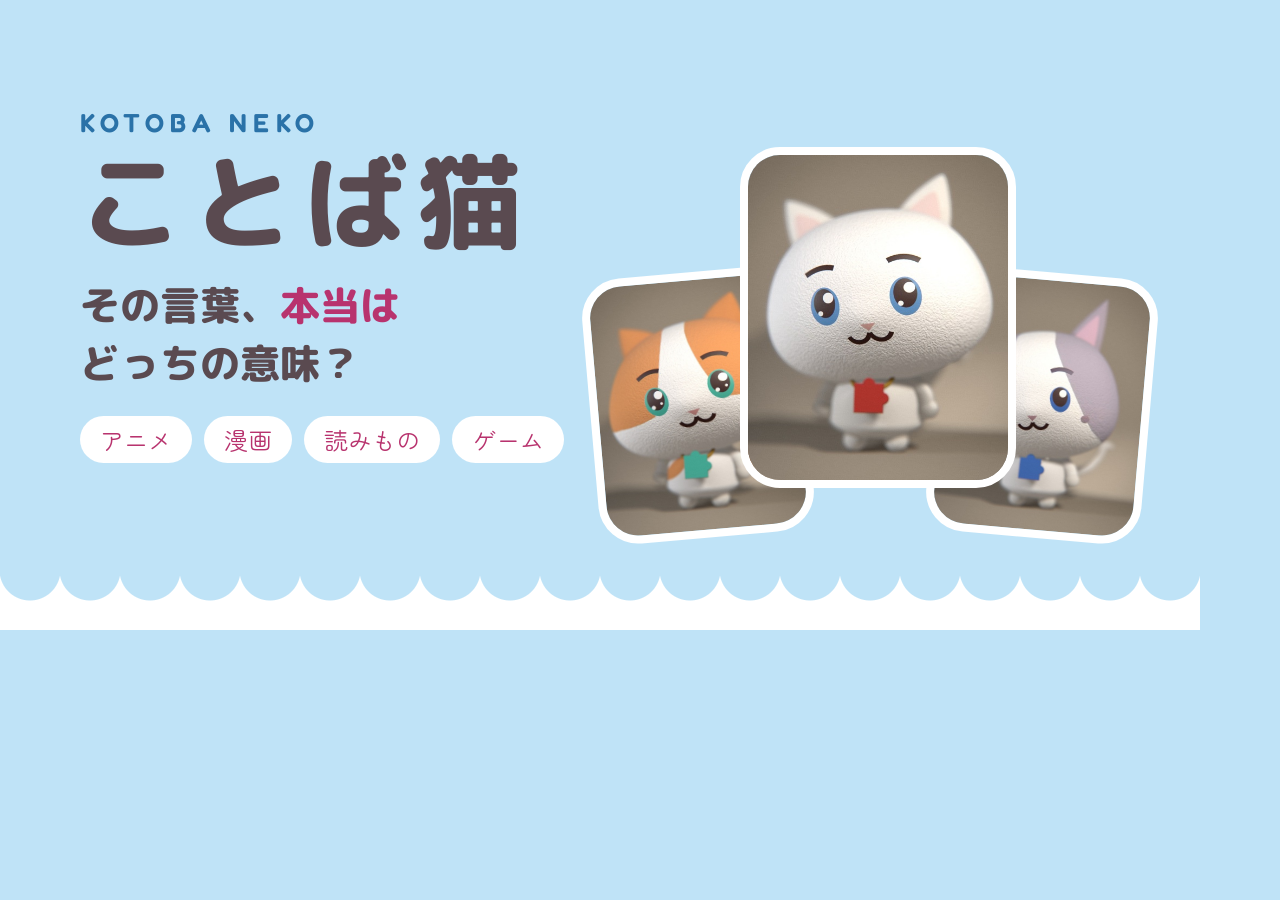
<file: og/card.html>
<!doctype html>
<html lang="ja">
<head>
<meta charset="utf-8">
<meta name="robots" content="noindex">
<title>ことば猫 共有の絵の元</title>
<link rel="stylesheet" href="https://fonts.googleapis.com/css2?family=Fredoka:wght@600&family=M+PLUS+Rounded+1c:wght@800&family=Zen+Maru+Gothic:wght@700&display=block">
<style>
  html, body { margin: 0; width: 1200px; height: 630px; overflow: hidden; }
  body {
    background: #bfe3f7;
    font-family: "Zen Maru Gothic", sans-serif;
    color: #5a4a50;
    position: relative;
  }
  .text {
    position: absolute;
    left: 80px;
    top: 0;
    bottom: 60px;
    width: 520px;
    display: flex;
    flex-direction: column;
    justify-content: center;
  }
  .label {
    font-family: "Fredoka", sans-serif;
    font-weight: 600;
    font-size: 26px;
    letter-spacing: 0.25em;
    color: #2a72a8;
  }
  h1 {
    font-family: "M PLUS Rounded 1c", sans-serif;
    font-weight: 800;
    font-size: 104px;
    letter-spacing: 0.08em;
    margin: 6px 0 18px;
    line-height: 1.1;
  }
  .lead {
    font-family: "M PLUS Rounded 1c", sans-serif;
    font-weight: 800;
    font-size: 40px;
    line-height: 1.45;
    margin: 0 0 24px;
  }
  .lead em { font-style: normal; color: #b8336e; }
  .chips { display: flex; gap: 12px; }
  .chips span {
    background: #fff;
    border-radius: 999px;
    padding: 6px 20px;
    font-size: 24px;
    color: #b8336e;
  }
  .cats {
    position: absolute;
    right: 50px;
    bottom: 92px;
    width: 560px;
    height: 460px;
  }
  .cats img {
    position: absolute;
    border: 8px solid #fff;
    border-radius: 40px;
    object-fit: cover;
  }
  .cat-left { width: 200px; height: 250px; left: 0; bottom: 0; transform: rotate(-5deg); }
  .cat-right { width: 200px; height: 250px; right: 0; bottom: 0; transform: rotate(5deg); }
  .cat-center { width: 260px; height: 325px; left: 150px; bottom: 50px; z-index: 1; }
  .wave {
    position: absolute;
    left: 0;
    right: 0;
    bottom: 0;
    height: 60px;
    background: radial-gradient(circle at 30px 0, transparent 30px, #fff 31px) 0 0 / 60px 60px repeat-x;
  }
</style>
</head>
<body>
  <div class="text">
    <div class="label">KOTOBA NEKO</div>
    <h1>ことば猫</h1>
    <p class="lead">その言葉、<em>本当は</em><br>どっちの意味？</p>
    <div class="chips"><span>アニメ</span><span>漫画</span><span>読みもの</span><span>ゲーム</span></div>
  </div>
  <div class="cats">
    <img class="cat-left" src="../images/cats3d/cat-01.jpg" alt="">
    <img class="cat-right" src="../images/cats3d/cat-03.jpg" alt="">
    <img class="cat-center" src="../images/cats3d/cat-main.jpg" alt="">
  </div>
  <div class="wave"></div>
</body>
</html>
</file>
<file: home.css>
:root {
  --text: #6b5a60;
  --text-soft: #7a6a70;
  --ink: #4a3540;
  --heading: #5a4a50;
  --sky: #bfe3f7;
  --pink-band: #fdeef4;
  --orange-band: #fff3e8;
  --green-band: #eef8f1;
  --blue-band: #edf6fd;
  --grass-band: #eaf6e3;
  --pink-pill: #f7b3cb;
  --orange-pill: #ffcf9e;
  --green-pill: #a9dfbf;
  --sky-pill: #a9d8f5;
  --pink-text: #b8336e;
  --sky-text: #2a72a8;
  --orange-text: #a65a14;
  --green-text: #2f7a4f;
  --grass-text: #2f6e32;
  --grass-pill: #b9e2a4;
  --yellow-chip: #fff5c8;
  --yellow-text: #7a6200;
  --violet-chip: #f4effc;
  --violet-text: #7556b0;
  --round: "M PLUS Rounded 1c", "Zen Maru Gothic", sans-serif;
  --label: "Fredoka", "M PLUS Rounded 1c", sans-serif;
}

* {
  box-sizing: border-box;
}
html {
  scroll-behavior: smooth;
  scroll-padding-top: 76px;
}
body {
  margin: 0;
  background: #fff;
  color: var(--text);
  font-family: "Zen Maru Gothic", "Hiragino Maru Gothic ProN", sans-serif;
  font-weight: 500;
  line-height: 1.9;
  letter-spacing: 0.06em;
}
img {
  max-width: 100%;
  height: auto;
  display: block;
}
a {
  color: var(--pink-text);
}
a:focus-visible,
button:focus-visible {
  outline: 3px solid var(--sky-text);
  outline-offset: 2px;
}
.wrap {
  max-width: 880px;
  margin: 0 auto;
  padding: 0 16px;
}

/* ヘッダーとメニュー */
.topbar {
  position: sticky;
  top: 0;
  z-index: 10;
  background: var(--sky);
}
.topbar .wrap {
  display: flex;
  align-items: center;
  justify-content: space-between;
  min-height: 64px;
}
.brand {
  display: flex;
  align-items: center;
  gap: 8px;
  min-height: 48px;
  color: var(--heading);
  text-decoration: none;
  font-family: var(--round);
  font-weight: 800;
  font-size: 20px;
  letter-spacing: 0.1em;
}
.brand img {
  width: 40px;
  height: 40px;
  border-radius: 50%;
  background: #fff;
  object-fit: cover;
  object-position: 50% 30%;
}
.menu-button {
  width: 48px;
  height: 48px;
  border: 0;
  border-radius: 50%;
  background: #fff;
  color: var(--pink-text);
  display: grid;
  place-items: center;
  cursor: pointer;
}
.topnav {
  display: none;
}
.topnav a {
  display: inline-flex;
  align-items: center;
  min-height: 44px;
  padding: 0 10px;
  color: var(--ink);
  text-decoration: none;
  font-weight: 700;
  font-size: 14px;
}
.menu {
  display: none;
  background: #fff;
  border-bottom: 3px solid var(--sky);
}
.menu.is-open {
  display: block;
}
.menu ul {
  list-style: none;
  margin: 0;
  padding: 8px 16px 16px;
  display: grid;
  grid-template-columns: repeat(2, minmax(0, 1fr));
  gap: 8px;
}
.menu a {
  display: flex;
  align-items: center;
  min-height: 48px;
  padding: 0 16px;
  border-radius: 999px;
  background: var(--pink-band);
  color: var(--ink);
  text-decoration: none;
  font-weight: 700;
}

/* 共通の部品 */
.label {
  display: block;
  font-family: var(--label);
  font-weight: 600;
  font-size: 13px;
  letter-spacing: 0.25em;
  color: var(--sky-text);
}
.section-head {
  text-align: center;
  margin-bottom: 16px;
}
.section-head h2 {
  font-family: var(--round);
  font-weight: 800;
  font-size: 24px;
  margin: 2px 0 0;
  color: var(--heading);
  letter-spacing: 0.06em;
}
.section-head p {
  margin: 4px 0 0;
  font-size: 13px;
}
.band {
  padding: 14px 0 32px;
}
.band > .wrap {
  display: flex;
  flex-direction: column;
  gap: 16px;
}
.band p {
  margin: 0;
  font-size: 14px;
}
.wave {
  height: 22px;
  background: radial-gradient(circle at 11px 0, transparent 11px, var(--next) 11.5px) 0 0 / 22px 22px repeat-x;
  background-color: var(--prev);
}
.card {
  background: #fff;
  border-radius: 22px;
  padding: 14px;
  display: flex;
  flex-direction: column;
  gap: 10px;
}
.card-head {
  display: flex;
  justify-content: space-between;
  align-items: baseline;
  gap: 8px;
}
.card-head h3 {
  margin: 0;
  font-size: 16px;
  color: var(--heading);
}
.chip {
  display: inline-block;
  flex: none;
  font-size: 11px;
  font-weight: 700;
  border-radius: 999px;
  padding: 2px 10px;
  letter-spacing: 0.06em;
  line-height: 1.7;
}
.chip.pink { background: var(--pink-band); color: var(--pink-text); }
.chip.sky { background: var(--blue-band); color: var(--sky-text); }
.chip.yellow { background: var(--yellow-chip); color: var(--yellow-text); }
.chip.violet { background: var(--violet-chip); color: var(--violet-text); }
.chip.orange { background: var(--orange-band); color: var(--orange-text); }
.chip.grass { background: var(--grass-band); color: var(--grass-text); }
.pill {
  display: flex;
  align-items: center;
  justify-content: center;
  min-height: 52px;
  border-radius: 999px;
  background: var(--pink-pill);
  color: var(--ink);
  font-weight: 700;
  font-size: 15px;
  text-decoration: none;
  letter-spacing: 0.08em;
}
.pill.orange { background: var(--orange-pill); }
.pill.green { background: var(--green-pill); }
.pill.sky { background: var(--sky-pill); }
.pill.grass { background: var(--grass-pill); }
.pill.white { background: #fff; }
.scroller {
  list-style: none;
  margin: 0 -14px;
  padding: 0 14px 6px;
  display: flex;
  gap: 10px;
  overflow-x: auto;
  scroll-snap-type: x mandatory;
  scroll-padding-left: 14px;
  scrollbar-width: none;
}
.scroller::-webkit-scrollbar {
  display: none;
}
.scroller li {
  flex: 0 0 42%;
  scroll-snap-align: start;
}
.thumb {
  width: 100%;
  border-radius: 14px;
  object-fit: cover;
}
.more {
  font-size: 12px;
  line-height: 1.8;
  color: var(--text-soft);
}
.speech {
  display: flex;
  gap: 10px;
  align-items: flex-start;
}
.speech img {
  width: 64px;
  height: 64px;
  flex: none;
  object-fit: cover;
  object-position: 50% 30%;
  border-radius: 50%;
}
.speech p {
  flex: 1;
  background: #fff;
  border-radius: 18px 18px 18px 4px;
  padding: 12px 14px;
}

/* ヒーロー */
.hero {
  background: var(--sky);
  padding: 18px 0 0;
  text-align: center;
}
.hero h1 {
  font-family: var(--round);
  font-weight: 800;
  font-size: 30px;
  line-height: 1.45;
  margin: 6px 0 10px;
  color: var(--heading);
}
.hero h1 em {
  font-style: normal;
  color: var(--pink-text);
}
.hero p {
  margin: 0;
  font-size: 14px;
  color: #4f5d6a;
}
.hero-actions {
  display: flex;
  flex-wrap: wrap;
  justify-content: center;
  gap: 10px;
  margin-top: 16px;
}
.hero-actions .pill {
  min-height: 48px;
  padding: 0 22px;
  font-size: 14px;
}
.hero-cats {
  display: flex;
  justify-content: center;
  align-items: flex-end;
  gap: 10px;
  margin: 20px auto 0;
  padding-bottom: 10px;
}
.hero-cats img {
  width: 27%;
  max-width: 150px;
  aspect-ratio: 4 / 5;
  object-fit: cover;
  border: 4px solid #fff;
  border-radius: 26px;
}
.hero-cats img:nth-child(1) {
  transform: rotate(-4deg);
}
.hero-cats img:nth-child(2) {
  width: 34%;
  max-width: 190px;
}
.hero-cats img:nth-child(3) {
  transform: rotate(4deg);
}
.doors {
  padding: 6px 0 26px;
}
.doors ul {
  list-style: none;
  margin: 0;
  padding: 0;
  display: grid;
  grid-template-columns: repeat(3, minmax(0, 1fr));
  gap: 8px;
}
.doors a {
  display: flex;
  flex-direction: column;
  align-items: center;
  justify-content: center;
  gap: 4px;
  min-height: 92px;
  padding: 10px 4px;
  border-radius: 22px;
  color: var(--ink);
  text-decoration: none;
  font-weight: 700;
  font-size: 13px;
  letter-spacing: 0.02em;
  white-space: nowrap;
}
.doors img {
  object-position: 50% 30%;
  width: 48px;
  height: 48px;
  border-radius: 50%;
  object-fit: cover;
  flex: none;
}

/* アニメ */
.newest {
  display: grid;
  gap: 12px;
}
.video-link {
  color: inherit;
  text-decoration: none;
  display: block;
}
.newest .video-link + .video-link {
  display: flex;
  gap: 10px;
  align-items: center;
}
.newest .video-link + .video-link img {
  width: 44%;
  flex: none;
}
.newest .video-link + .video-link span {
  margin-top: 0;
}
.video-link span {
  display: block;
  font-size: 13px;
  margin-top: 6px;
  line-height: 1.6;
}
.shorts img {
  aspect-ratio: 9 / 14;
}
.shorts span {
  display: block;
  font-size: 12px;
  margin-top: 4px;
}
.episodes {
  margin: 0;
  padding: 0;
  list-style: none;
  display: flex;
  flex-direction: column;
  gap: 4px;
  font-size: 13px;
}
.episodes a {
  display: flex;
  align-items: center;
  gap: 8px;
  min-height: 44px;
  color: inherit;
  text-decoration: none;
}
.theater {
  display: flex;
  gap: 10px;
  align-items: center;
}
.theater img {
  width: 132px;
  aspect-ratio: 16 / 9;
}

/* 漫画 */
.series {
  flex-direction: row;
  align-items: center;
  gap: 12px;
}
.series img {
  width: 110px;
  border-radius: 10px;
}
.series h3 {
  margin: 0 0 6px;
  font-size: 16px;
  line-height: 1.5;
  color: var(--heading);
}
.covers {
  list-style: none;
  margin: 0;
  padding: 0;
  display: grid;
  grid-template-columns: repeat(2, minmax(0, 1fr));
  gap: 10px;
}
.covers li {
  background: #fff;
  border-radius: 22px;
  padding: 8px;
  font-size: 12px;
}
.covers img {
  aspect-ratio: 5 / 8;
  margin-bottom: 6px;
}

/* 読みもの */
.articles {
  list-style: none;
  margin: 0;
  padding: 0;
  display: grid;
  gap: 10px;
}
.articles a {
  display: flex;
  gap: 12px;
  align-items: center;
  padding: 10px;
  background: #fff;
  border-radius: 22px;
  color: inherit;
  text-decoration: none;
}
.articles img {
  width: 96px;
  flex: none;
  aspect-ratio: 16 / 10;
  object-fit: cover;
  border-radius: 10px;
}
.articles b {
  display: block;
  font-size: 13px;
  line-height: 1.6;
  color: var(--heading);
}
.articles small {
  display: block;
  font-size: 11px;
  margin-top: 2px;
  line-height: 1.6;
}

/* アプリ */
.modes {
  list-style: none;
  margin: 0;
  padding: 0;
  display: grid;
  grid-template-columns: repeat(2, minmax(0, 1fr));
  gap: 10px;
}
.modes li {
  background: #fff;
  border-radius: 22px;
  padding: 8px;
  display: flex;
  flex-direction: column;
  gap: 6px;
}
.modes img {
  aspect-ratio: 3 / 4;
  object-position: top;
}
.modes b {
  font-size: 14px;
}
.modes span {
  font-size: 12px;
  line-height: 1.7;
}
.after {
  flex-direction: row;
  align-items: center;
}
.after img {
  width: 70px;
  height: 70px;
  flex: none;
  object-fit: cover;
  object-position: 50% 30%;
  border-radius: 50%;
}
.game-pick {
  list-style: none;
  margin: 0;
  padding: 0;
  display: grid;
  grid-template-columns: repeat(2, minmax(0, 1fr));
  gap: 10px;
}
.game-pick a {
  display: flex;
  flex-direction: column;
  align-items: center;
  gap: 2px;
  height: 100%;
  padding: 14px 10px;
  background: #fff;
  border-radius: 22px;
  color: inherit;
  text-decoration: none;
  text-align: center;
}
.game-pick img {
  width: 56px;
  height: 56px;
  border-radius: 14px;
  margin-bottom: 4px;
}
.game-pick b {
  font-size: 14px;
  color: var(--heading);
}
.game-pick small {
  font-size: 11px;
  font-weight: 700;
}
.game-pick span {
  font-size: 11px;
  line-height: 1.6;
}
.game-head {
  margin: 12px 0 0;
}
.game-head h3 {
  font-family: var(--round);
  font-weight: 800;
  font-size: 22px;
  margin: 2px 0 0;
  color: var(--heading);
}
.after p {
  font-size: 13px;
}
.facts {
  list-style: none;
  margin: 0;
  padding: 0;
  display: flex;
  flex-wrap: wrap;
  gap: 6px;
  justify-content: center;
}
.facts li {
  background: #fff;
  color: var(--sky-text);
  font-size: 12px;
  font-weight: 700;
  border-radius: 999px;
  padding: 4px 12px;
}

/* ゲーム */
.game-hero {
  border-radius: 16px;
  aspect-ratio: 21 / 9;
  object-fit: cover;
}
.shots img {
  aspect-ratio: 9 / 16;
  object-position: top;
}
.points {
  margin: 0;
  padding-left: 1.2em;
  font-size: 13px;
  line-height: 1.9;
}

/* 猫たち */
.cats {
  list-style: none;
  margin: 0;
  padding: 0;
  display: grid;
  grid-template-columns: repeat(3, minmax(0, 1fr));
  gap: 8px;
}
.cats img {
  width: 100%;
  aspect-ratio: 4 / 5;
  object-fit: cover;
  border-radius: 22px;
}

/* フッター */
.foot {
  background: var(--sky);
  padding: 24px 0 32px;
  font-size: 13px;
  color: #4f5d6a;
}
.foot .wrap {
  display: flex;
  flex-direction: column;
  gap: 14px;
}
.foot p {
  margin: 0;
  line-height: 1.8;
}
.sns {
  list-style: none;
  margin: 0;
  padding: 0;
  display: flex;
  gap: 10px;
  flex-wrap: wrap;
}
.sns a {
  display: flex;
  align-items: center;
  min-height: 44px;
  padding: 0 18px;
  border-radius: 999px;
  background: #fff;
  color: var(--pink-text);
  font-weight: 700;
  text-decoration: none;
}
.foot-links a {
  display: inline-flex;
  align-items: center;
  min-height: 44px;
}

@media (min-width: 720px) {
  .hero h1 {
    font-size: 40px;
  }
  .covers,
  .modes {
    grid-template-columns: repeat(4, minmax(0, 1fr));
  }
  .doors ul {
    grid-template-columns: repeat(6, minmax(0, 1fr));
  }
  .scroller {
    margin: 0;
    padding: 0;
    overflow: visible;
  }
  .scroller li {
    flex: 1 1 0;
    min-width: 0;
  }
  .newest {
    grid-template-columns: repeat(2, minmax(0, 1fr));
  }
  .newest .video-link + .video-link {
    display: block;
  }
  .newest .video-link + .video-link img {
    width: 100%;
  }
  .newest .video-link + .video-link span {
    margin-top: 6px;
  }
  .cats img {
    border-radius: 16px;
  }
  .cats {
    grid-template-columns: repeat(9, minmax(0, 1fr));
  }
  .topnav {
    display: flex;
  }
  .menu-button {
    display: none;
  }
  .menu {
    display: none !important;
  }
}

@media (prefers-reduced-motion: reduce) {
  html {
    scroll-behavior: auto;
  }
}
</file>
<file: style.css>
:root {
  --paper: #faf8f3;
  --sumi: #22201d;
  --sumi-soft: #5c574f;
  --line: #e3ddd1;
  --shu: #b8322a;
  --link: #3f78b3;
}
@media (prefers-color-scheme: dark) {
  :root {
    --paper: #1c1b19;
    --sumi: #ece8df;
    --sumi-soft: #b3ada3;
    --line: #3a3732;
    --link: #8db8e3;
  }
}
body {
  margin: 0;
  background: var(--paper);
  color: var(--sumi);
  font-family: "Hiragino Mincho ProN", "Yu Mincho", "YuMincho", serif;
  line-height: 1.9;
}
main {
  max-width: 640px;
  margin: 0 auto;
  padding: 48px 16px 64px;
}
h1 {
  font-size: 1.5rem;
  font-weight: normal;
  margin: 0 0 8px;
}
h1::after {
  content: "";
  display: block;
  width: 32px;
  height: 3px;
  margin-top: 12px;
  background: var(--shu);
}
h2 {
  font-size: 1.1rem;
  font-weight: normal;
  margin: 40px 0 8px;
  padding-bottom: 4px;
  border-bottom: 1px solid var(--line);
}
h3 {
  font-size: 1rem;
  font-weight: bold;
  margin: 20px 0 0;
}
p, li {
  font-size: 1rem;
}
ul {
  padding-left: 1.4em;
}
a {
  color: var(--link);
}
.date {
  color: var(--sumi-soft);
  font-size: 0.9rem;
}
</file>
